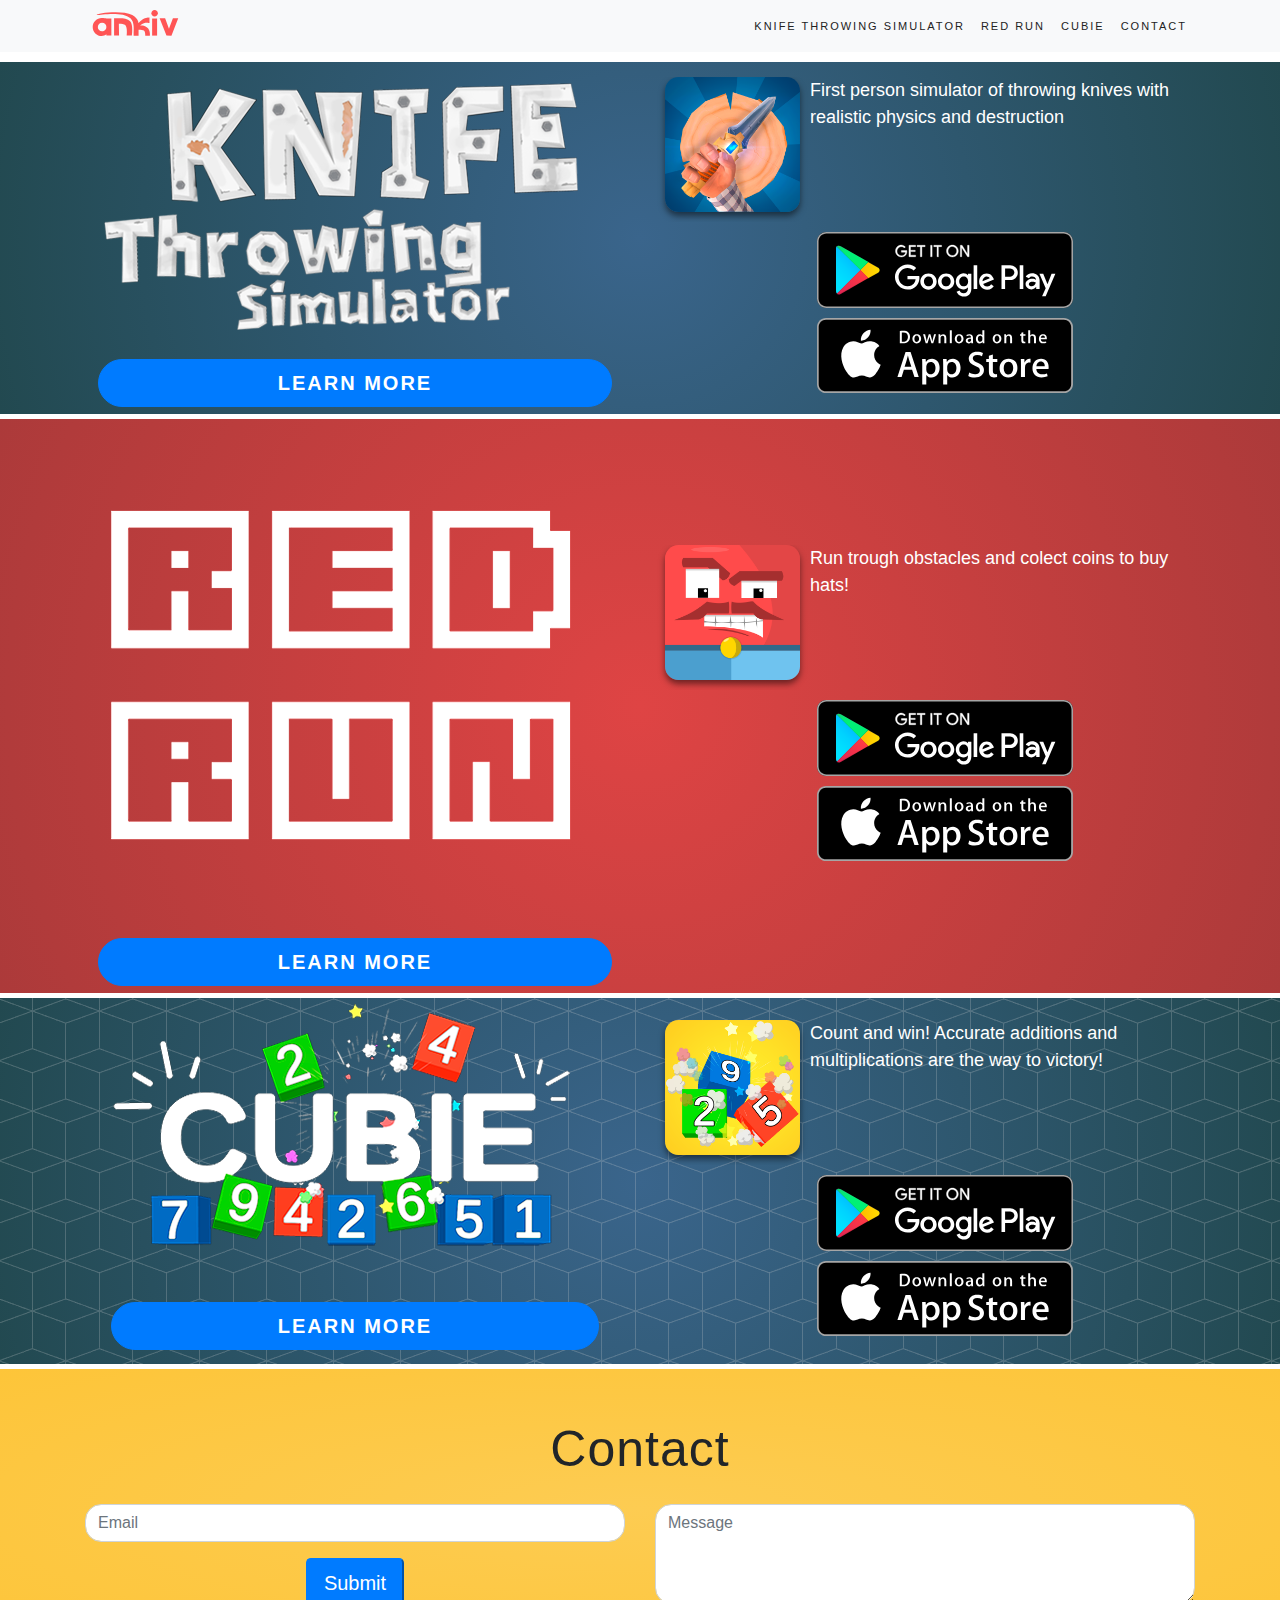
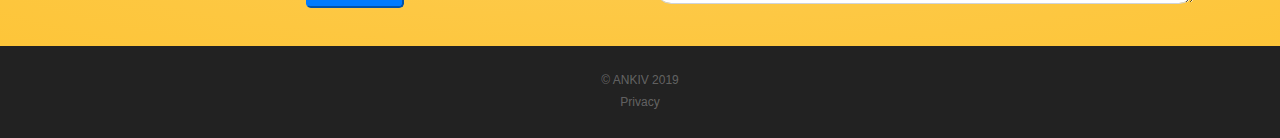
<file: index.html>
<!DOCTYPE html>
<html lang="en">

<head>

    <meta charset="utf-8">
    <meta name="viewport" content="width=device-width, initial-scale=1, shrink-to-fit=no">
    <meta name="description" content="">
    <meta name="author" content="">
    <link rel="shortcut icon" type="image/x-icon" href="favicon.ico">

    <title>Ankiv</title>

    <!-- Bootstrap core CSS -->
    <link href="libs/bootstrap/css/bootstrap.min.css" rel="stylesheet">

    <!-- Custom styles for this template -->
    <link href="css/main.css" rel="stylesheet">
    <link rel="stylesheet" href="libs/simple-line-icons/css/simple-line-icons.css">
</head>

<body id="page-top">
    <!-- Navigation -->
    <nav class="navbar navbar-expand-lg navbar-light bg-light fixed-top" id="mainNav">
        <div class="container">
            <a href="index.html">
                <img src="img/ankiv-logo.svg" width="100" alt="ankiv">
            </a>
            <button class="navbar-toggler" type="button" data-toggle="collapse" data-target="#navbarResponsive" aria-controls="navbarResponsive" aria-expanded="false" aria-label="Toggle navigation">
                <span class="navbar-toggler-icon"></span>
            </button>
            <div class="collapse navbar-collapse" id="navbarResponsive">
                <ul class="navbar-nav ml-auto">
                    <li class="nav-item">
                        <a class="nav-link js-scroll-trigger" href="#knifethrow">Knife Throwing Simulator</a>
                    </li>
                    <li class="nav-item">
                        <a class="nav-link js-scroll-trigger" href="#redrun">Red Run</a>
                    </li>
                    <li class="nav-item">
                        <a class="nav-link js-scroll-trigger" href="#cubie">Cubie</a>
                    </li>
                    <li class="nav-item">
                        <a class="nav-link js-scroll-trigger" href="#contact">Contact</a>
                    </li>
                </ul>
            </div>
        </div>
    </nav>
    <section class="games">
        <div class="game-knifethrow" id="knifethrow">
            <div class="container">
                <div class="row align-items-center">
                    <div class="col-md-6">
                        <div class="game-logo"><img src="img/kts-logo.png" alt="">
                            <p class="btn"><a href="../cubie/index.html" class="btn btn-lg btn-primary"><span>Learn more </span></a></p>
                        </div>
                    </div>
                    <div class="col-md-6">
                        <div class="game-info">
                            <div class="cube-icon"><img src="img/kts-icon.png" alt=""></div>
                            <p class="cube-description">First person simulator of throwing knives with realistic physics and destruction</p>
                        </div>
                        <ul class="game-badges">
                            <li class="list-inline game-badge">
                                <a href="https://play.google.com/store/apps/details?id=com.ankiv.knifethrow">
                                    <img src="img/google-play-badge.svg" alt="">
                                </a>
                            </li>
                            <li class="list-inline game-badge">
                                <a href="">
                                    <img src="img/app-store-badge.svg" alt="">
                                </a>
                            </li>
                        </ul>
                    </div>
                </div>
            </div>
        </div>
        <div class="game-redrun" id="redrun">
            <div class="container">
                <div class="row align-items-center">
                    <div class="col-md-6">
                        <div class="game-logo"><img src="img/redrun-logo.png" alt="">
                            <p class="btn"><a href="../cubie/index.html" class="btn btn-lg btn-primary"><span>Learn more </span></a></p>
                        </div>
                    </div>
                    <div class="col-md-6">
                        <div class="game-info">
                            <div class="cube-icon"><img src="img/redrun-icon.png" alt=""></div>
                            <p class="cube-description">Run trough obstacles and colect coins to buy hats!</p>
                        </div>
                        <ul class="game-badges">
                            <li class="list-inline game-badge">
                                <a href="https://play.google.com/store/apps/details?id=com.ankiv.redrun">
                                    <img src="img/google-play-badge.svg" alt="">
                                </a>
                            </li>
                            <li class="list-inline game-badge">
                                <a href="#">
                                    <img src="img/app-store-badge.svg" alt="">
                                </a>
                            </li>
                        </ul>
                    </div>
                </div>
            </div>
        </div>
        <div class="game-cubie" id="cubie">
            <div class="container">
                <div class="row align-items-center">
                    <div class="col-md-6">
                        <div class="game-logo"><img src="img/cubie-logo.png" alt="">
                            <div class="btn">
                                <p class="btn"><a href="../cubie/index.html" class="btn btn-lg btn-primary"><span>Learn more </span></a></p>
                            </div>
                        </div>
                    </div>
                    <div class="col-md-6">
                        <div class="game-info">
                            <div class="cube-icon"><img src="img/cubie-icon.png" alt=""></div>
                            <p class="cube-description">Count and win! Accurate additions and multiplications are the way to victory!</p>
                        </div>
                        <ul class="game-badges">
                            <li class="list-inline game-badge">
                                <a href="https://play.google.com/store/apps/details?id=com.ankiv.cubie">
                                    <img src="img/google-play-badge.svg" alt="">
                                </a>
                            </li>
                            <li class="list-inline game-badge">
                                <a href="#">
                                    <img src="img/app-store-badge.svg" alt="">
                                </a>
                            </li>
                        </ul>
                    </div>
                </div>
            </div>
        </div>
    </section>

    <section class="contact bg-primary" id="contact">
        <div class="container contact-form">
            <form method="post" action="https://formspree.io/shtran@inbox.ru">
                <h2>Contact</h2>
                <div class="row">
                    <div class="col-md-6">
                        <div class="form-group">
                            <input type="email" name="_replyto" class="form-control" placeholder="Email" value="" />
                        </div>
                        <div class="form-group">
                            <input type="submit" name="btnSubmit" class="btn-lg btn-primary" />
                        </div>
                    </div>
                    <div class="col-md-6">
                        <div class="form-group">
                            <textarea type="text" name="message" class="form-control" placeholder="Message" style="width: 100%; height: 100px;"></textarea>
                        </div>
                    </div>
                </div>
            </form>
        </div>
    </section>

    <footer>
        <div class="container">
            <p>&copy; ANKIV 2019</p>
            <ul class="list-inline">
                <li class="list-inline-item">
                    <a href="/privacy.html">Privacy</a>
                </li>

            </ul>
        </div>
    </footer>

    <!-- Bootstrap core JavaScript -->
    <script src="libs/jquery/jquery.min.js"></script>
    <script src="libs/bootstrap/js/bootstrap.bundle.min.js"></script>

    <!-- Plugin JavaScript -->
    <script src="libs/jquery-easing/jquery.easing.min.js"></script>

    <!-- Custom scripts for this template -->
    <script src="js/main.js"></script>

</body></html>
</file>
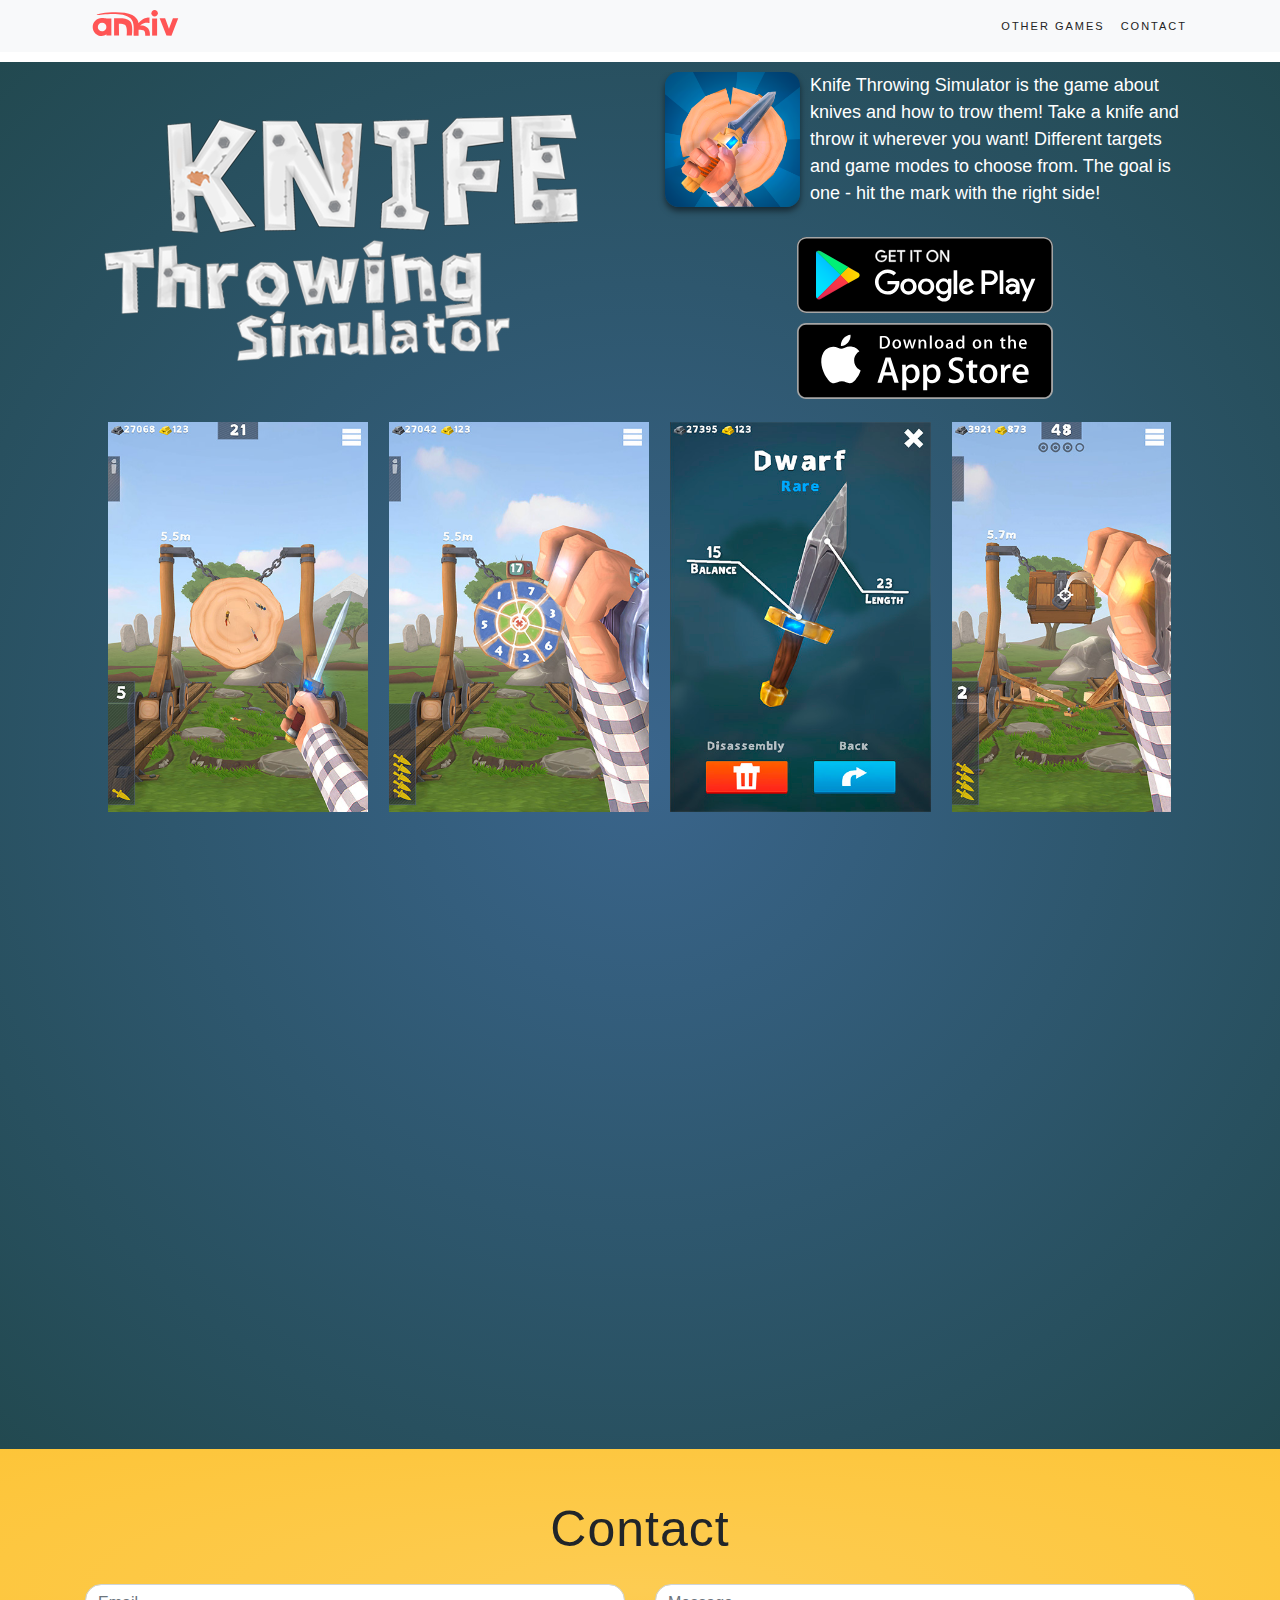
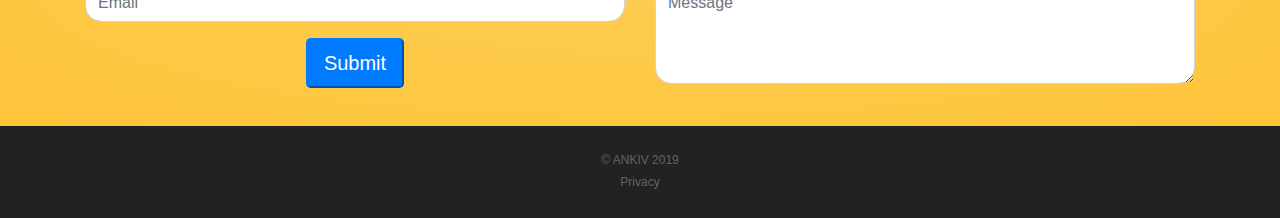
<file: knifethrow/index.html>
<!DOCTYPE html>
<html lang="en">

<head>
    <meta charset="utf-8">
    <meta name="viewport" content="width=device-width, initial-scale=1, shrink-to-fit=no">
    <meta name="description" content="">
    <meta name="author" content="">
    <link rel="shortcut icon" type="image/x-icon" href="../favicon.ico">

    <title>Knife Throwing Simulator</title>

    <!-- Bootstrap core CSS -->
    <link href="../libs/bootstrap/css/bootstrap.min.css" rel="stylesheet">

    <!-- Custom styles for this template -->
    <link href="/css/main.css" rel="stylesheet">
    <link href="../css/games.css" rel="stylesheet">
    <link rel="stylesheet" href="../libs/simple-line-icons/css/simple-line-icons.css">
</head>

<body id="page-top">
    <!-- Navigation -->
    <nav class="navbar navbar-expand-lg navbar-light bg-light fixed-top" id="mainNav">
        <div class="container">
            <a href="../index.html">
                <img src="../img/ankiv-logo.svg" width="100" alt="ankiv">
            </a>
            <button class="navbar-toggler" type="button" data-toggle="collapse" data-target="#navbarResponsive" aria-controls="navbarResponsive" aria-expanded="false" aria-label="Toggle navigation">
                <span class="navbar-toggler-icon"></span>
            </button>
            <div class="collapse navbar-collapse" id="navbarResponsive">
                <ul class="navbar-nav ml-auto">
                    <li class="nav-item">
                        <a class="nav-link js-scroll-trigger" href="../index.html">Other games</a>
                    </li>
                    <li class="nav-item">
                        <a class="nav-link js-scroll-trigger" href="#contact">Contact</a>
                    </li>
                </ul>
            </div>
        </div>
    </nav>

    <section class="game-knifethrow">
        <div class="container">
            <div class="row align-items-center">
                <div class="col-md-6">
                    <div class="game-logo"><img src="../img/kts-logo.png" alt="">

                    </div>
                </div>
                <div class="col-md-6">
                    <div class="game-info">
                        <div class="cube-icon"><img src="../img/kts-icon.png" alt=""></div>
                        <p class="cube-description">Knife Throwing Simulator is the game about knives and how to trow them! Take a knife and throw it wherever you want! Different targets and game modes to choose from. The goal is one - hit the mark with the right side!</p>
                    </div>
                    <ul class="game-badges">
                        <li class="list-inline game-badge">
                            <a href="https://play.google.com/store/apps/details?id=com.ankiv.knifethrow">
                                <img src="../img/google-play-badge.svg" alt="">
                            </a>
                        </li>
                        <li class="list-inline game-badge">
                            <a href="">
                                <img src="/img/app-store-badge.svg" alt="">
                            </a>
                        </li>
                    </ul>
                </div>
            </div>
            <div class="screenshots">
                <ul class="hs full">
                    <div class="item"><img src="../img/screenshots/1.jpg"></div>
                    <div class="item"><img src="../img/screenshots/2.jpg"></div>
                    <div class="item"><img src="../img/screenshots/3.jpg"></div>
                    <div class="item"><img src="../img/screenshots/5.jpg"></div>
                </ul>
            </div>
            <div class="embed-responsive embed-responsive-16by9">
                <iframe class="embed-responsive-item" src="https://www.youtube.com/embed/XBBNqae7MMs" wmode="Opaque"></iframe>
            </div>
        </div>
    </section>

    <section class="contact bg-primary" id="contact">
        <div class="container contact-form">
            <form method="post" action="https://formspree.io/contact@ankiv.club">
                <h2>Contact</h2>
                <div class="row">
                    <div class="col-md-6">
                        <div class="form-group">
                            <input type="email" name="_replyto" class="form-control" placeholder="Email" value="" />
                        </div>
                        <div class="form-group">
                            <input type="submit" name="btnSubmit" class="btn-lg btn-primary" />
                        </div>
                    </div>
                    <div class="col-md-6">
                        <div class="form-group">
                            <textarea type="text" name="message" class="form-control" placeholder="Message" style="width: 100%; height: 100px;"></textarea>
                        </div>
                    </div>
                </div>
            </form>
        </div>
    </section>
    <footer>
        <div class="container">
            <p>&copy; ANKIV 2019</p>
            <ul class="list-inline">
                <li class="list-inline-item">
                    <a href="../privacy.html">Privacy</a>
                </li>

            </ul>
        </div>
    </footer>

    <!-- Bootstrap core JavaScript -->
    <script src="../libs/jquery/jquery.min.js"></script>
    <script src="../libs/bootstrap/js/bootstrap.bundle.min.js"></script>

    <!-- Plugin JavaScript -->
    <script src="../libs/jquery-easing/jquery.easing.min.js"></script>

    <!-- Custom scripts for this template -->
    <script src="../js/main.js"></script>

</body>

</html>
</file>
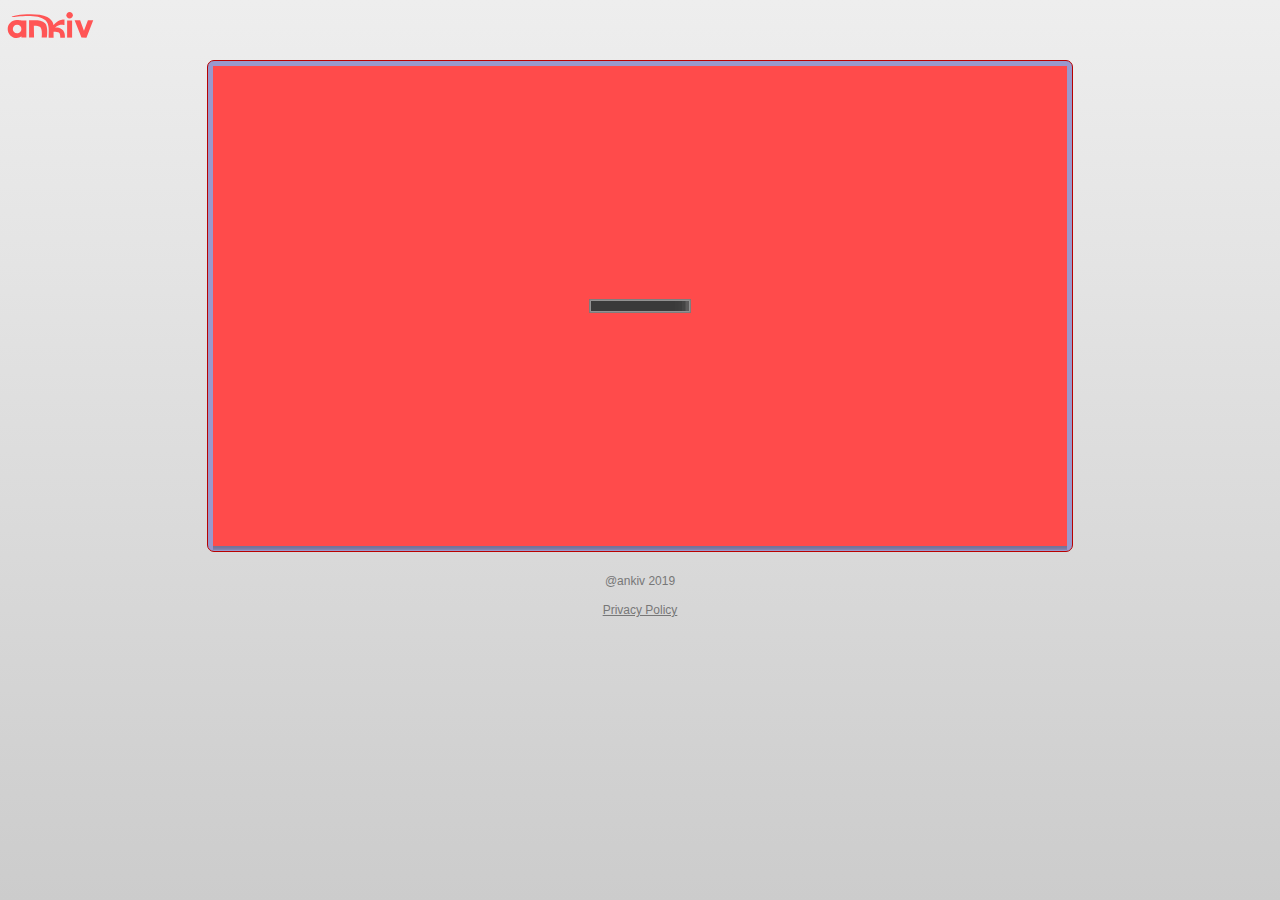
<file: Red Run/index.html>
<!DOCTYPE html>

<html lang="en">

<head>
    <meta http-equiv="Content-Type" content="text/html; charset=UTF-8" />
    <meta name="viewport" content="width=device-width, initial-scale=1" />
    <style type="text/css">
        html {
            height: 100%;
        }

        body {
            background-repeat: no-repeat;
            background-attachment: fixed;
            height: 100%;
            min-height: 100%;
            margin: 0;

            background: rgb(238, 238, 238);
            /* Old browsers */
            /* IE9 SVG, needs conditional override of 'filter' to 'none' */
            background: url([data-uri]);
            background: -moz-linear-gradient(top, rgba(238, 238, 238, 1) 0%, rgba(204, 204, 204, 1) 100%);
            /* FF3.6+ */
            background: -webkit-gradient(linear, left top, left bottom, color-stop(0%, rgba(238, 238, 238, 1)), color-stop(100%, rgba(204, 204, 204, 1)));
            /* Chrome,Safari4+ */
            background: -webkit-linear-gradient(top, rgba(238, 238, 238, 1) 0%, rgba(204, 204, 204, 1) 100%);
            /* Chrome10+,Safari5.1+ */
            background: -o-linear-gradient(top, rgba(238, 238, 238, 1) 0%, rgba(204, 204, 204, 1) 100%);
            /* Opera 11.10+ */
            background: -ms-linear-gradient(top, rgba(238, 238, 238, 1) 0%, rgba(204, 204, 204, 1) 100%);
            /* IE10+ */
            background: linear-gradient(to bottom, rgba(238, 238, 238, 1) 0%, rgba(204, 204, 204, 1) 100%);
            /* W3C */
            filter: progid:DXImageTransform.Microsoft.gradient(startColorstr='#eeeeee', endColorstr='#cccccc', GradientType=0);
            /* IE6-8 */
        }

        h1 {
            font-family: Arial, Helvetica, sans-serif;
            color: #962300;
            font-size: 25px;
        }

        a {
            font-family: Arial, Helvetica, sans-serif;
            color: #777;
            font-size: 12px;
        }

        a:hover,
        a:focus {
            color: #fcbd20;
        }

        p {
            font-family: Arial, Helvetica, sans-serif;
            color: #777;
            font-size: 12px;
        }

        #bloctxt {
            border-left-width: 5px;
            border-left-style: solid;
            border-left-color: #962300;
            padding-left: 10px;
            position: absolute;
            top: 5%;
            left: 50%;
            width: 600px;
            margin-left: -260px
        }

        #wrapper {
            padding: 10px;
            margin: 0 auto;
        }

        #border {
            background-color: #99C;
            border: 1px solid #B90000;
            -webkit-border-radius: 7px;
            -moz-border-radius: 7px;
            border-radius: 7px;
            margin: 0 auto;
            padding: 5px;
            width: 854px;
            height: 480px;
        }

        #canvas {
            width: 854px;
            height: 480px;
        }

        #MMFCanvas {
            -webkit-box-shadow: 0px 0px 4px 4px rgba(0, 0, 0, 0.25);
            box-shadow: 0px 0px 4px 4px rgba(0, 0, 0, 0.25);
        }
    </style>

    <title>Clickteam Fusion Developer 2.5 HTML5 Runtime</title>

    <script>
        // Detection of old browsers that do not support the canvas element
        // Falls back to a default page
        if (!document.createElement("canvas").getContext) {
            window.open("http://www.clickteam.com/html5-fallback", "_self");
        }
    </script>

    <!-- EXTRASOURCES -->
    <!-- Loads the Javascript code...-->
    <script src="src/Runtime.js"></script>

    <script>
        // Detects if the html file is ran locally.
        // You can remove this code for the final version
        if (window.location.protocol == "file:") {
            document.write('<div id="bloctxt">');
            document.write('<h1>The application cannot be run...</h1>');
            document.write('<p>HTML browsers do not allow you to launch data files directly from the file system.<br>');
            document.write('A drag & drop of the html file on a web-browser window will not work, on any machine.<br>');
            document.write('Please use the Build & Run option (it opens a local web server) to run your application,<br>')
            document.write('or upload your application folder to a remote web-server, and start it from there...</p>');
            document.write('</div>');
            throw new error("Cannot run application");
        }
    </script>
</head>

<!-- This is where we create the Canvas element that will contain the application...-->

<body>
    <div class="container" style="padding-top: 10px">
        <a href="../index.html">
            <img src="../img/ankiv-logo.svg" width="100" alt="ankiv">
        </a>
    </div>
    <div id="wrapper">
        <div id="border">
            <div id="canvas">
                <canvas id="MMFCanvas" width="854" height="480">
                    <p>Your browser does not support Canvas.</p>
                </canvas>
            </div>
        </div>
    </div>
    <script>
        // RUNTIMESTART
        // This is where the HTML5 runtime is actually started
        window.addEventListener("load", windowLoaded, false);

        function windowLoaded() {
            // Calls the runtime
            // First parameter : name of the canvas element
            // Second parameter : path to the cch file. Images and sounds must lay beside this file
            new Runtime("MMFCanvas", "resources/Red Run.cch");
        }
        // RUNTIMESTARTEND
    </script>
    <p align="center">@ankiv 2019</p>
    <!-- Clickteam logo, encoded within the html code.-->
    <div align="center"><a href="../privacy.html">Privacy Policy</a></div>
</body></html>
</file>
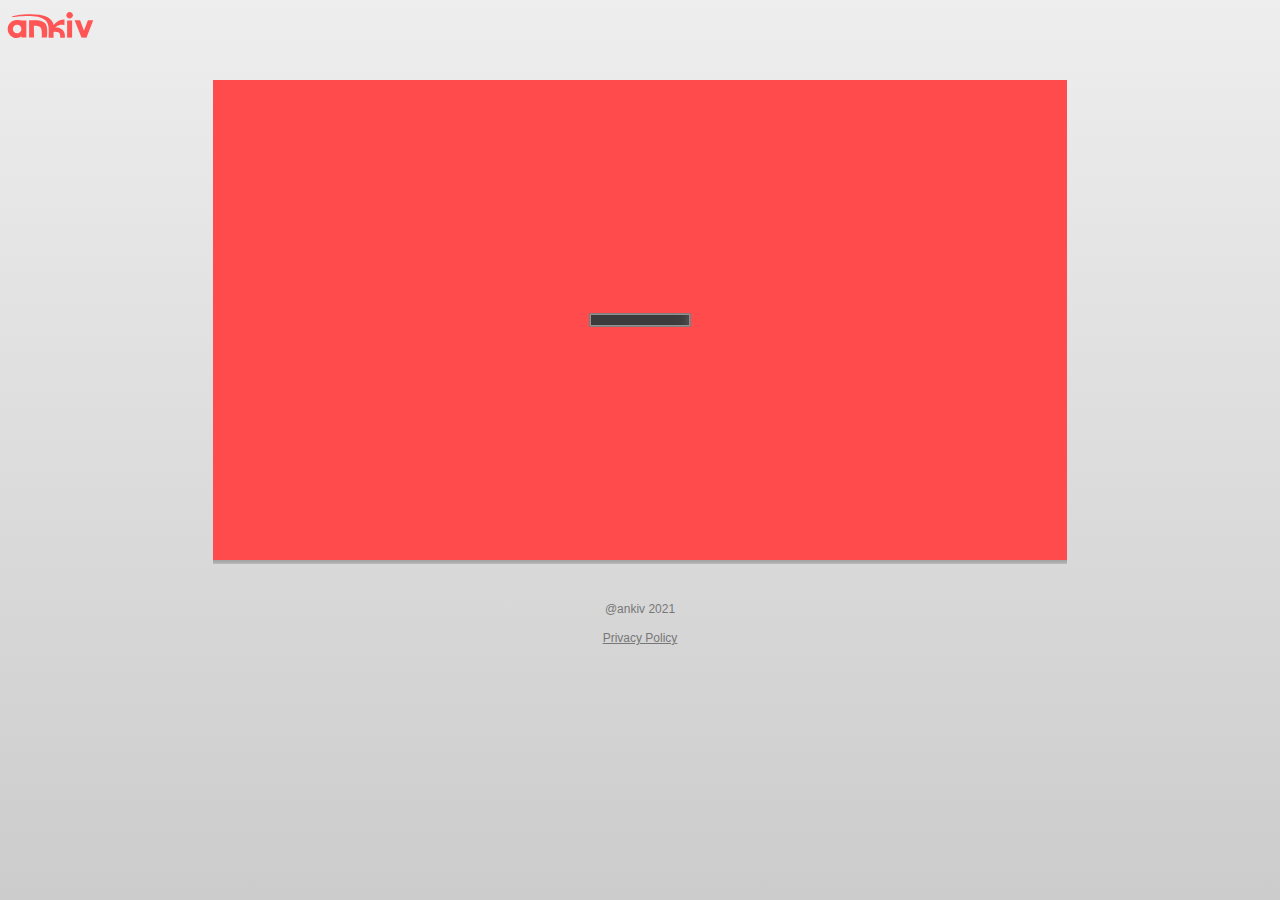
<file: redrun/index.html>
<!DOCTYPE html>

<html lang="en">

<head>
    <meta http-equiv="Content-Type" content="text/html; charset=UTF-8" />
    <meta name="viewport" content="width=device-width, initial-scale=1" />
    <style type="text/css">
        html {
            height: 100%;
        }

        body {
            background-repeat: no-repeat;
            background-attachment: fixed;
            height: 100%;
            min-height: 100%;
            margin: 0;

            background: rgb(238, 238, 238);
            /* Old browsers */
            /* IE9 SVG, needs conditional override of 'filter' to 'none' */
            background: url([data-uri]);
            background: -moz-linear-gradient(top, rgba(238, 238, 238, 1) 0%, rgba(204, 204, 204, 1) 100%);
            /* FF3.6+ */
            background: -webkit-gradient(linear, left top, left bottom, color-stop(0%, rgba(238, 238, 238, 1)), color-stop(100%, rgba(204, 204, 204, 1)));
            /* Chrome,Safari4+ */
            background: -webkit-linear-gradient(top, rgba(238, 238, 238, 1) 0%, rgba(204, 204, 204, 1) 100%);
            /* Chrome10+,Safari5.1+ */
            background: -o-linear-gradient(top, rgba(238, 238, 238, 1) 0%, rgba(204, 204, 204, 1) 100%);
            /* Opera 11.10+ */
            background: -ms-linear-gradient(top, rgba(238, 238, 238, 1) 0%, rgba(204, 204, 204, 1) 100%);
            /* IE10+ */
            background: linear-gradient(to bottom, rgba(238, 238, 238, 1) 0%, rgba(204, 204, 204, 1) 100%);
            /* W3C */
            filter: progid:DXImageTransform.Microsoft.gradient(startColorstr='#eeeeee', endColorstr='#cccccc', GradientType=0);
            /* IE6-8 */
        }

        h1 {
            font-family: Arial, Helvetica, sans-serif;
            color: #962300;
            font-size: 25px;
        }

        a {
            font-family: Arial, Helvetica, sans-serif;
            color: #777;
            font-size: 12px;
        }

        a:hover,
        a:focus {
            color: #fcbd20;
        }

        p {
            font-family: Arial, Helvetica, sans-serif;
            color: #777;
            font-size: 12px;
        }


        #wrapper {
            padding: 30px;
            margin: 0 auto;
        }

        #border {
            margin: 0 auto;
            width: 854px;
            height: 480px;
        }

        #canvas {
            width: 854px;
            height: 480px;
        }

        #MMFCanvas {
            -webkit-box-shadow: 0px 0px 4px 4px rgba(0, 0, 0, 0.25);
            box-shadow: 0px 0px 4px 4px rgba(0, 0, 0, 0.25);
        }
    </style>

    <title>Red Run</title>

    <script>
        // Detection of old browsers that do not support the canvas element
        // Falls back to a default page
        if (!document.createElement("canvas").getContext) {
            window.open("http://www.clickteam.com/html5-fallback", "_self");
        }
    </script>

    <!-- EXTRASOURCES -->
    <!-- Loads the Javascript code...-->
    <script src="src/Runtime.js"></script>
</head>

<!-- This is where we create the Canvas element that will contain the application...-->

<body>
    <div class="container" style="padding-top: 10px">
        <a href="../index.html">
            <img src="../img/ankiv-logo.svg" width="100" alt="ankiv">
        </a>
    </div>
    <div id="wrapper">
        <div id="border">
            <div id="canvas">
                <canvas id="MMFCanvas" width="854" height="480">
                    <p>Your browser does not support Canvas.</p>
                </canvas>
            </div>
        </div>
    </div>
    <script>
        // RUNTIMESTART
        // This is where the HTML5 runtime is actually started
        window.addEventListener("load", windowLoaded, false);

        function windowLoaded() {
            // Calls the runtime
            // First parameter : name of the canvas element
            // Second parameter : path to the cch file. Images and sounds must lay beside this file
            new Runtime("MMFCanvas", "resources/redrun.cch");
        }
        // RUNTIMESTARTEND
    </script>
    <p align="center">@ankiv 2021</p>
    <!-- Clickteam logo, encoded within the html code.-->
    <div align="center"><a href="../privacy.html">Privacy Policy</a></div>
</body></html>
</file>
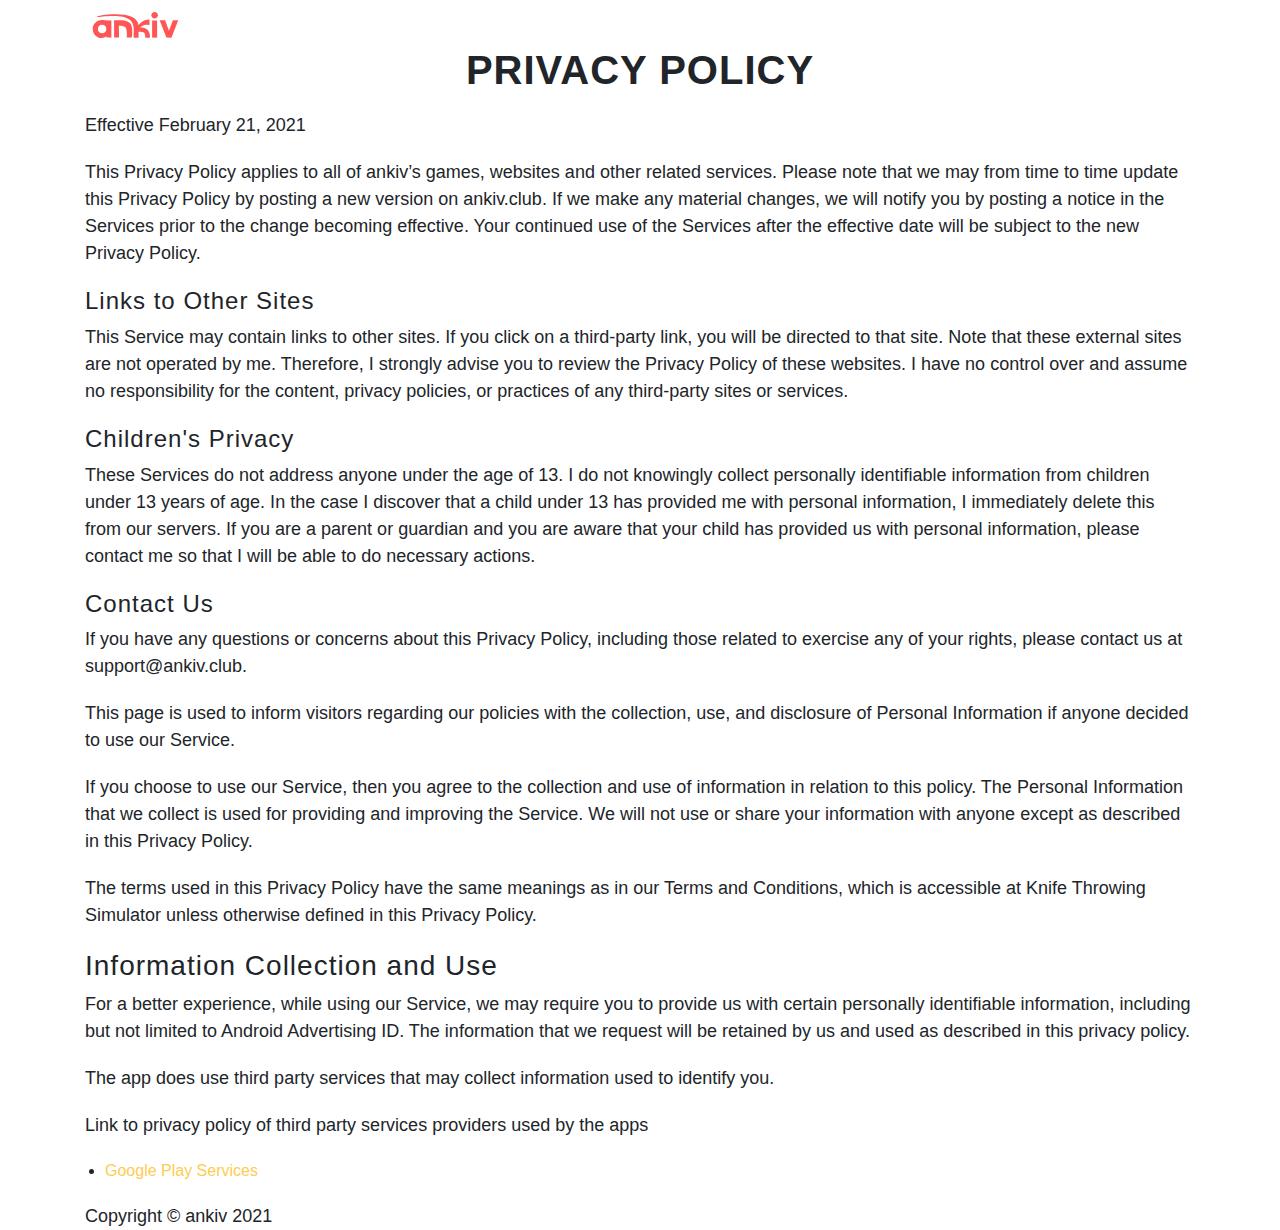
<file: privacy.html>
<!DOCTYPE html>
<html lang="en">

<head>
    <meta charset="utf-8">
    <meta name="viewport" content="width=device-width, initial-scale=1, shrink-to-fit=no">
    <meta name="description" content="">
    <meta name="author" content="">
    <link rel="shortcut icon" type="image/x-icon" href="favicon.ico">

    <title>Privacy policy</title>

    <!-- Bootstrap core CSS -->
    <link href="libs/bootstrap/css/bootstrap.min.css" rel="stylesheet">

    <!-- Custom styles for this template -->
    <link href="css/main.css" rel="stylesheet">
    <link rel="stylesheet" href="libs/simple-line-icons/css/simple-line-icons.css">
</head>

<body>
    <div class="container" style="padding-top: 10px">
        <a href="index.html">
            <img src="img/ankiv-logo.svg" width="100" alt="ankiv">
        </a>
        <title>Privacy policy</title>
        <h1 style="text-align: center;font-weight: 700;padding-bottom: 10px;">
            PRIVACY POLICY
        </h1>
        <p>Effective February 21, 2021</p>
        <p>This Privacy Policy applies to all of ankiv’s games, websites and other related services. Please note that we may from time to time update this Privacy Policy by posting a new version on ankiv.club. If we make any material changes, we will notify you by posting a notice in the Services prior to the change becoming effective. Your continued use of the Services after the effective date will be subject to the new Privacy Policy.</p>
        <h4>Links to Other Sites</h4>
        <p>This Service may contain links to other sites. If you click on a third-party link, you will be directed to that site. Note that these external sites are not operated by me. Therefore, I strongly advise you to review the Privacy Policy of these websites. I have no control over and assume no responsibility for the content, privacy policies, or practices of any third-party sites or services.</p>
        <h4>Children's Privacy</h4>
        <p>These Services do not address anyone under the age of 13. I do not knowingly collect personally identifiable information from children under 13 years of age. In the case I discover that a child under 13 has provided me with personal information, I immediately delete this from our servers. If you are a parent or guardian and you are aware that your child has provided us with personal information, please contact me so that I will be able to do necessary actions.</p>
        <h4>Contact Us</h4>
        <p>If you have any questions or concerns about this Privacy Policy, including those related to exercise any of your rights, please contact us at support@ankiv.club.</p>
        <p>This page is used to inform visitors regarding our policies with the collection, use, and disclosure of Personal Information if anyone decided to use our Service.</p>
        <p>If you choose to use our Service, then you agree to the collection and use of information in relation to this policy. The Personal Information that we collect is used for providing and improving the Service. We will not use or share your information with anyone except as described in this Privacy Policy.</p>
        <p>The terms used in this Privacy Policy have the same meanings as in our Terms and Conditions, which is accessible at Knife Throwing Simulator unless otherwise defined in this Privacy Policy.</p>
        <h3>Information Collection and Use</h3>
        <p>For a better experience, while using our Service, we may require you to provide us with certain personally identifiable information, including but not limited to Android Advertising ID. The information that we request will be retained by us and used as described in this privacy policy.</p>
        <p>The app does use third party services that may collect information used to identify you.</p>
        <p>Link to privacy policy of third party services providers used by the apps</p>
        <li style="margin: 20px"><a href="https://policies.google.com/privacy">Google Play Services</a></li>
    </div>
    <div class="footer">
        <div class="container">
            <p>Copyright &copy; ankiv 2021</p>
        </div>
    </div>
</body>
</file>
<file: css/main.css>
html,
body {
    width: 100%;
    height: 100%;
}

body {
    font-family: 'Lato', 'Helvetica', 'Arial', 'sans-serif';
}

a {
    color: #fdcc52;
    transition: all .25s;
}

a:hover,
a:focus {
    color: #fcbd20;
}

hr {
    max-width: 100px;
    margin: 25px auto 0;
    border-width: 1px;
    border-color: rgba(34, 34, 34, 0.1);
}

hr.light {
    border-color: white;
}

h1,
h2,
h3,
h4,
h5,
h6 {
    font-family: 'Lato', 'Helvetica', 'Arial', 'sans-serif';
    font-weight: 200;
    letter-spacing: 1px;
}

p {
    font-size: 18px;
    line-height: 1.5;
    margin-bottom: 20px;
}

section h2 {
    font-size: 50px;
}

#mainNav .navbar-brand {
    color: #fdcc52;
    font-family: 'Lato', 'Helvetica', 'Arial', 'sans-serif';
    font-weight: 200;
    letter-spacing: 1px;
}

#mainNav .navbar-brand:hover,
#mainNav .navbar-brand:focus {
    color: #fcbd20;
}

.game-knifethrow {
    margin-top: 62px;
    background: rgb(58, 101, 140);
    background: radial-gradient(circle, rgba(58, 101, 140, 1) 0%, rgba(34, 73, 80, 1) 100%);
}

.game-redrun {
    margin-top: 5px;
    background: rgb(223, 68, 68);
    background: radial-gradient(circle, rgba(223, 68, 68, 1) 0%, rgba(172, 58, 58, 1) 100%);
}

.game-cubie {
    margin-top: 5px;
    margin-bottom: 5px;
    background: rgb(58, 101, 140);
    background: url("../img/bg-pattern.png"), rgb(58, 101, 140);
    background: url("../img/bg-pattern.png"), radial-gradient(circle, rgba(58, 101, 140, 1) 0%, rgba(34, 73, 80, 1) 100%);
}

.game-icon img {
    max-width: 128px;
    width: 100%;
    border-radius: 10%;
    box-shadow: 0 4px 6px rgba(0, 0, 0, .5);
}

.cube-icon img{
    width: 25%;
    margin: 10px;
    margin-top: 0;
    border-radius: 10%;
    box-shadow: 0 4px 6px rgba(0, 0, 0, .5);
    float: left;
}

.cube-description {
    color: white;
}

.game-info{
    overflow: auto;
}

.game-badges li{
    display: block;
}

.game-badge img {
    width: 100%;
    padding-top: 10px;
    max-width: 256px;
    display: block;
    margin: auto;
}

.game-info{
    margin-top:10px;
}

.game-description {
    color: white;
}

.game-logo img {
    width: 100%;
    height: 50& display: block;
    max-width: 512px;
}

#mainNav .navbar-toggler {
    font-size: 12px;
    padding: 8px 10px;
    color: #222222;
}

#mainNav .navbar-nav > li > a {
    font-size: 11px;
    font-family: 'Lato', 'Helvetica', 'Arial', 'sans-serif';
    letter-spacing: 2px;
    text-transform: uppercase;
}

#mainNav .navbar-nav > li > a.active {
    color: #fdcc52 !important;
    background-color: transparent;
}

#mainNav .navbar-nav > li > a.active:hover {
    background-color: transparent;
}

#mainNav .navbar-nav > li > a,
#mainNav .navbar-nav > li > a:focus {
    color: #222222;
}

#mainNav .navbar-nav > li > a:hover,
#mainNav .navbar-nav > li > a:focus:hover {
    color: #fdcc52;
}

@media (min-width: 992px) {
    #mainNav {
        border-color: transparent;
        background-color: transparent;
    }

    #mainNav .navbar-brand {
        color: fade(white, 70%);
    }

    #mainNav .navbar-brand:hover,
    #mainNav .navbar-brand:focus {
        color: white;
    }

    #mainNav .navbar-nav > li > a,
    #mainNav .navbar-nav > li > a:focus {
        color: #222222;
    }

    #mainNav.navbar-shrink .navbar-brand {
        color: #222222;
    }

    #mainNav.navbar-shrink .navbar-brand:hover,
    #mainNav.navbar-shrink .navbar-brand:focus {
        color: #fdcc52;
    }

    #mainNav.navbar-shrink .navbar-nav > li > a,
    #mainNav.navbar-shrink .navbar-nav > li > a:focus {
        color: #222222;
    }

    #mainNav.navbar-shrink .navbar-nav > li > a:hover,
    #mainNav.navbar-shrink .navbar-nav > li > a:focus:hover {
        color: #fdcc52;
    }
}

section.contact {
    padding-top: 50px;
    padding-bottom: 100px;
    text-align: center;
    margin: auto;
}

section.contact h2 {
    margin-top: 0;
    margin-bottom: 25px;
}

.contact-form form .row{
    margin-bottom: -7%;
}
.contact-form h3{
    margin-bottom: 8%;
    margin-top: -10%;
    text-align: center;
    color: #0062cc;
}
.contact-form .btnContact {
    width: 50%;
    border: none;
    border-radius: 1rem;
    padding: 1.5%;
    background: #dc3545;
    font-weight: 600;
    color: #fff;
    cursor: pointer;
}

.contact-form .form-control{
    border-radius:1rem;
}

section.contact ul.list-social {
    margin-bottom: 0;
}

footer {
    padding: 25px 0;
    text-align: center;
    color: rgba(255, 255, 255, 0.3);
    background-color: #222222;
    margin: auto;
}

footer p {
    font-size: 12px;
    margin: 0;
}

footer ul {
    margin-bottom: 0;
}

footer ul li a {
    font-size: 12px;
    color: rgba(255, 255, 255, 0.3);
}

footer ul li a:hover,
footer ul li a:focus,
footer ul li a:active,
footer ul li a.active {
    text-decoration: none;
}

.bg-primary {
    background: #fdcc52;
    background: radial-gradient(#fdcc52, #fdc539);
}

.text-primary {
    color: #fdcc52;
}

.no-gutter > [class*='col-'] {
    padding-right: 0;
    padding-left: 0;
}

.btn {
    border-radius: 200px;
    font-weight: bold;
    font-family: 'Lato', 'Helvetica', 'Arial', 'sans-serif';
    letter-spacing: 2px;
    text-transform: uppercase;
    display: block;
    margin: 0 auto;
}

.btn-action {
    width: 70%;
    background-color: #f0534a;
    border-top: 0 none;
    border-bottom: 4px solid #ab3b33;
    border-left: 0;
    border-right: 0;
    color: white;
    box-shadow: 0 4px 6px rgba(0, 0, 0, .5);
    font-family: CeraProBold, sans-serif;
}
</file>
<file: libs/simple-line-icons/css/simple-line-icons.css>
@font-face {
  font-family: 'simple-line-icons';
  src: url('../fonts/Simple-Line-Icons.eot?v=2.4.0');
  src: url('../fonts/Simple-Line-Icons.eot?v=2.4.0#iefix') format('embedded-opentype'), url('../fonts/Simple-Line-Icons.woff2?v=2.4.0') format('woff2'), url('../fonts/Simple-Line-Icons.ttf?v=2.4.0') format('truetype'), url('../fonts/Simple-Line-Icons.woff?v=2.4.0') format('woff'), url('../fonts/Simple-Line-Icons.svg?v=2.4.0#simple-line-icons') format('svg');
  font-weight: normal;
  font-style: normal;
}
/*
 Use the following CSS code if you want to have a class per icon.
 Instead of a list of all class selectors, you can use the generic [class*="icon-"] selector, but it's slower:
*/
.icon-user,
.icon-people,
.icon-user-female,
.icon-user-follow,
.icon-user-following,
.icon-user-unfollow,
.icon-login,
.icon-logout,
.icon-emotsmile,
.icon-phone,
.icon-call-end,
.icon-call-in,
.icon-call-out,
.icon-map,
.icon-location-pin,
.icon-direction,
.icon-directions,
.icon-compass,
.icon-layers,
.icon-menu,
.icon-list,
.icon-options-vertical,
.icon-options,
.icon-arrow-down,
.icon-arrow-left,
.icon-arrow-right,
.icon-arrow-up,
.icon-arrow-up-circle,
.icon-arrow-left-circle,
.icon-arrow-right-circle,
.icon-arrow-down-circle,
.icon-check,
.icon-clock,
.icon-plus,
.icon-minus,
.icon-close,
.icon-event,
.icon-exclamation,
.icon-organization,
.icon-trophy,
.icon-screen-smartphone,
.icon-screen-desktop,
.icon-plane,
.icon-notebook,
.icon-mustache,
.icon-mouse,
.icon-magnet,
.icon-energy,
.icon-disc,
.icon-cursor,
.icon-cursor-move,
.icon-crop,
.icon-chemistry,
.icon-speedometer,
.icon-shield,
.icon-screen-tablet,
.icon-magic-wand,
.icon-hourglass,
.icon-graduation,
.icon-ghost,
.icon-game-controller,
.icon-fire,
.icon-eyeglass,
.icon-envelope-open,
.icon-envelope-letter,
.icon-bell,
.icon-badge,
.icon-anchor,
.icon-wallet,
.icon-vector,
.icon-speech,
.icon-puzzle,
.icon-printer,
.icon-present,
.icon-playlist,
.icon-pin,
.icon-picture,
.icon-handbag,
.icon-globe-alt,
.icon-globe,
.icon-folder-alt,
.icon-folder,
.icon-film,
.icon-feed,
.icon-drop,
.icon-drawer,
.icon-docs,
.icon-doc,
.icon-diamond,
.icon-cup,
.icon-calculator,
.icon-bubbles,
.icon-briefcase,
.icon-book-open,
.icon-basket-loaded,
.icon-basket,
.icon-bag,
.icon-action-undo,
.icon-action-redo,
.icon-wrench,
.icon-umbrella,
.icon-trash,
.icon-tag,
.icon-support,
.icon-frame,
.icon-size-fullscreen,
.icon-size-actual,
.icon-shuffle,
.icon-share-alt,
.icon-share,
.icon-rocket,
.icon-question,
.icon-pie-chart,
.icon-pencil,
.icon-note,
.icon-loop,
.icon-home,
.icon-grid,
.icon-graph,
.icon-microphone,
.icon-music-tone-alt,
.icon-music-tone,
.icon-earphones-alt,
.icon-earphones,
.icon-equalizer,
.icon-like,
.icon-dislike,
.icon-control-start,
.icon-control-rewind,
.icon-control-play,
.icon-control-pause,
.icon-control-forward,
.icon-control-end,
.icon-volume-1,
.icon-volume-2,
.icon-volume-off,
.icon-calendar,
.icon-bulb,
.icon-chart,
.icon-ban,
.icon-bubble,
.icon-camrecorder,
.icon-camera,
.icon-cloud-download,
.icon-cloud-upload,
.icon-envelope,
.icon-eye,
.icon-flag,
.icon-heart,
.icon-info,
.icon-key,
.icon-link,
.icon-lock,
.icon-lock-open,
.icon-magnifier,
.icon-magnifier-add,
.icon-magnifier-remove,
.icon-paper-clip,
.icon-paper-plane,
.icon-power,
.icon-refresh,
.icon-reload,
.icon-settings,
.icon-star,
.icon-symbol-female,
.icon-symbol-male,
.icon-target,
.icon-credit-card,
.icon-paypal,
.icon-social-tumblr,
.icon-social-twitter,
.icon-social-facebook,
.icon-social-instagram,
.icon-social-linkedin,
.icon-social-pinterest,
.icon-social-github,
.icon-social-google,
.icon-social-reddit,
.icon-social-skype,
.icon-social-dribbble,
.icon-social-behance,
.icon-social-foursqare,
.icon-social-soundcloud,
.icon-social-spotify,
.icon-social-stumbleupon,
.icon-social-youtube,
.icon-social-dropbox,
.icon-social-vkontakte,
.icon-social-steam {
  font-family: 'simple-line-icons';
  speak: none;
  font-style: normal;
  font-weight: normal;
  font-variant: normal;
  text-transform: none;
  line-height: 1;
  /* Better Font Rendering =========== */
  -webkit-font-smoothing: antialiased;
  -moz-osx-font-smoothing: grayscale;
}
.icon-user:before {
  content: "\e005";
}
.icon-people:before {
  content: "\e001";
}
.icon-user-female:before {
  content: "\e000";
}
.icon-user-follow:before {
  content: "\e002";
}
.icon-user-following:before {
  content: "\e003";
}
.icon-user-unfollow:before {
  content: "\e004";
}
.icon-login:before {
  content: "\e066";
}
.icon-logout:before {
  content: "\e065";
}
.icon-emotsmile:before {
  content: "\e021";
}
.icon-phone:before {
  content: "\e600";
}
.icon-call-end:before {
  content: "\e048";
}
.icon-call-in:before {
  content: "\e047";
}
.icon-call-out:before {
  content: "\e046";
}
.icon-map:before {
  content: "\e033";
}
.icon-location-pin:before {
  content: "\e096";
}
.icon-direction:before {
  content: "\e042";
}
.icon-directions:before {
  content: "\e041";
}
.icon-compass:before {
  content: "\e045";
}
.icon-layers:before {
  content: "\e034";
}
.icon-menu:before {
  content: "\e601";
}
.icon-list:before {
  content: "\e067";
}
.icon-options-vertical:before {
  content: "\e602";
}
.icon-options:before {
  content: "\e603";
}
.icon-arrow-down:before {
  content: "\e604";
}
.icon-arrow-left:before {
  content: "\e605";
}
.icon-arrow-right:before {
  content: "\e606";
}
.icon-arrow-up:before {
  content: "\e607";
}
.icon-arrow-up-circle:before {
  content: "\e078";
}
.icon-arrow-left-circle:before {
  content: "\e07a";
}
.icon-arrow-right-circle:before {
  content: "\e079";
}
.icon-arrow-down-circle:before {
  content: "\e07b";
}
.icon-check:before {
  content: "\e080";
}
.icon-clock:before {
  content: "\e081";
}
.icon-plus:before {
  content: "\e095";
}
.icon-minus:before {
  content: "\e615";
}
.icon-close:before {
  content: "\e082";
}
.icon-event:before {
  content: "\e619";
}
.icon-exclamation:before {
  content: "\e617";
}
.icon-organization:before {
  content: "\e616";
}
.icon-trophy:before {
  content: "\e006";
}
.icon-screen-smartphone:before {
  content: "\e010";
}
.icon-screen-desktop:before {
  content: "\e011";
}
.icon-plane:before {
  content: "\e012";
}
.icon-notebook:before {
  content: "\e013";
}
.icon-mustache:before {
  content: "\e014";
}
.icon-mouse:before {
  content: "\e015";
}
.icon-magnet:before {
  content: "\e016";
}
.icon-energy:before {
  content: "\e020";
}
.icon-disc:before {
  content: "\e022";
}
.icon-cursor:before {
  content: "\e06e";
}
.icon-cursor-move:before {
  content: "\e023";
}
.icon-crop:before {
  content: "\e024";
}
.icon-chemistry:before {
  content: "\e026";
}
.icon-speedometer:before {
  content: "\e007";
}
.icon-shield:before {
  content: "\e00e";
}
.icon-screen-tablet:before {
  content: "\e00f";
}
.icon-magic-wand:before {
  content: "\e017";
}
.icon-hourglass:before {
  content: "\e018";
}
.icon-graduation:before {
  content: "\e019";
}
.icon-ghost:before {
  content: "\e01a";
}
.icon-game-controller:before {
  content: "\e01b";
}
.icon-fire:before {
  content: "\e01c";
}
.icon-eyeglass:before {
  content: "\e01d";
}
.icon-envelope-open:before {
  content: "\e01e";
}
.icon-envelope-letter:before {
  content: "\e01f";
}
.icon-bell:before {
  content: "\e027";
}
.icon-badge:before {
  content: "\e028";
}
.icon-anchor:before {
  content: "\e029";
}
.icon-wallet:before {
  content: "\e02a";
}
.icon-vector:before {
  content: "\e02b";
}
.icon-speech:before {
  content: "\e02c";
}
.icon-puzzle:before {
  content: "\e02d";
}
.icon-printer:before {
  content: "\e02e";
}
.icon-present:before {
  content: "\e02f";
}
.icon-playlist:before {
  content: "\e030";
}
.icon-pin:before {
  content: "\e031";
}
.icon-picture:before {
  content: "\e032";
}
.icon-handbag:before {
  content: "\e035";
}
.icon-globe-alt:before {
  content: "\e036";
}
.icon-globe:before {
  content: "\e037";
}
.icon-folder-alt:before {
  content: "\e039";
}
.icon-folder:before {
  content: "\e089";
}
.icon-film:before {
  content: "\e03a";
}
.icon-feed:before {
  content: "\e03b";
}
.icon-drop:before {
  content: "\e03e";
}
.icon-drawer:before {
  content: "\e03f";
}
.icon-docs:before {
  content: "\e040";
}
.icon-doc:before {
  content: "\e085";
}
.icon-diamond:before {
  content: "\e043";
}
.icon-cup:before {
  content: "\e044";
}
.icon-calculator:before {
  content: "\e049";
}
.icon-bubbles:before {
  content: "\e04a";
}
.icon-briefcase:before {
  content: "\e04b";
}
.icon-book-open:before {
  content: "\e04c";
}
.icon-basket-loaded:before {
  content: "\e04d";
}
.icon-basket:before {
  content: "\e04e";
}
.icon-bag:before {
  content: "\e04f";
}
.icon-action-undo:before {
  content: "\e050";
}
.icon-action-redo:before {
  content: "\e051";
}
.icon-wrench:before {
  content: "\e052";
}
.icon-umbrella:before {
  content: "\e053";
}
.icon-trash:before {
  content: "\e054";
}
.icon-tag:before {
  content: "\e055";
}
.icon-support:before {
  content: "\e056";
}
.icon-frame:before {
  content: "\e038";
}
.icon-size-fullscreen:before {
  content: "\e057";
}
.icon-size-actual:before {
  content: "\e058";
}
.icon-shuffle:before {
  content: "\e059";
}
.icon-share-alt:before {
  content: "\e05a";
}
.icon-share:before {
  content: "\e05b";
}
.icon-rocket:before {
  content: "\e05c";
}
.icon-question:before {
  content: "\e05d";
}
.icon-pie-chart:before {
  content: "\e05e";
}
.icon-pencil:before {
  content: "\e05f";
}
.icon-note:before {
  content: "\e060";
}
.icon-loop:before {
  content: "\e064";
}
.icon-home:before {
  content: "\e069";
}
.icon-grid:before {
  content: "\e06a";
}
.icon-graph:before {
  content: "\e06b";
}
.icon-microphone:before {
  content: "\e063";
}
.icon-music-tone-alt:before {
  content: "\e061";
}
.icon-music-tone:before {
  content: "\e062";
}
.icon-earphones-alt:before {
  content: "\e03c";
}
.icon-earphones:before {
  content: "\e03d";
}
.icon-equalizer:before {
  content: "\e06c";
}
.icon-like:before {
  content: "\e068";
}
.icon-dislike:before {
  content: "\e06d";
}
.icon-control-start:before {
  content: "\e06f";
}
.icon-control-rewind:before {
  content: "\e070";
}
.icon-control-play:before {
  content: "\e071";
}
.icon-control-pause:before {
  content: "\e072";
}
.icon-control-forward:before {
  content: "\e073";
}
.icon-control-end:before {
  content: "\e074";
}
.icon-volume-1:before {
  content: "\e09f";
}
.icon-volume-2:before {
  content: "\e0a0";
}
.icon-volume-off:before {
  content: "\e0a1";
}
.icon-calendar:before {
  content: "\e075";
}
.icon-bulb:before {
  content: "\e076";
}
.icon-chart:before {
  content: "\e077";
}
.icon-ban:before {
  content: "\e07c";
}
.icon-bubble:before {
  content: "\e07d";
}
.icon-camrecorder:before {
  content: "\e07e";
}
.icon-camera:before {
  content: "\e07f";
}
.icon-cloud-download:before {
  content: "\e083";
}
.icon-cloud-upload:before {
  content: "\e084";
}
.icon-envelope:before {
  content: "\e086";
}
.icon-eye:before {
  content: "\e087";
}
.icon-flag:before {
  content: "\e088";
}
.icon-heart:before {
  content: "\e08a";
}
.icon-info:before {
  content: "\e08b";
}
.icon-key:before {
  content: "\e08c";
}
.icon-link:before {
  content: "\e08d";
}
.icon-lock:before {
  content: "\e08e";
}
.icon-lock-open:before {
  content: "\e08f";
}
.icon-magnifier:before {
  content: "\e090";
}
.icon-magnifier-add:before {
  content: "\e091";
}
.icon-magnifier-remove:before {
  content: "\e092";
}
.icon-paper-clip:before {
  content: "\e093";
}
.icon-paper-plane:before {
  content: "\e094";
}
.icon-power:before {
  content: "\e097";
}
.icon-refresh:before {
  content: "\e098";
}
.icon-reload:before {
  content: "\e099";
}
.icon-settings:before {
  content: "\e09a";
}
.icon-star:before {
  content: "\e09b";
}
.icon-symbol-female:before {
  content: "\e09c";
}
.icon-symbol-male:before {
  content: "\e09d";
}
.icon-target:before {
  content: "\e09e";
}
.icon-credit-card:before {
  content: "\e025";
}
.icon-paypal:before {
  content: "\e608";
}
.icon-social-tumblr:before {
  content: "\e00a";
}
.icon-social-twitter:before {
  content: "\e009";
}
.icon-social-facebook:before {
  content: "\e00b";
}
.icon-social-instagram:before {
  content: "\e609";
}
.icon-social-linkedin:before {
  content: "\e60a";
}
.icon-social-pinterest:before {
  content: "\e60b";
}
.icon-social-github:before {
  content: "\e60c";
}
.icon-social-google:before {
  content: "\e60d";
}
.icon-social-reddit:before {
  content: "\e60e";
}
.icon-social-skype:before {
  content: "\e60f";
}
.icon-social-dribbble:before {
  content: "\e00d";
}
.icon-social-behance:before {
  content: "\e610";
}
.icon-social-foursqare:before {
  content: "\e611";
}
.icon-social-soundcloud:before {
  content: "\e612";
}
.icon-social-spotify:before {
  content: "\e613";
}
.icon-social-stumbleupon:before {
  content: "\e614";
}
.icon-social-youtube:before {
  content: "\e008";
}
.icon-social-dropbox:before {
  content: "\e00c";
}
.icon-social-vkontakte:before {
  content: "\e618";
}
.icon-social-steam:before {
  content: "\e620";
}
</file>
<file: css/games.css>
:root {
    --gutter: 10px;
}

.screenshots {
    display: -grid;
    grid-gap: var(--gutter) 0;
    grid-template-columns: var(--gutter) 1fr var(--gutter);
    align-content: start;
}

.screenshots > * {
    grid-column: 2 / -2;
}

.screenshots > .full {
    grid-column: 1 / -1;
}

.screenshots h1 {
    text-align: center;
    color: white;
}

.hs {
    display: grid;
    grid-gap: calc(var(--gutter) / 2);
    grid-template-columns: 10px;
    grid-template-rows: minmax(150px, 1fr);
    grid-auto-flow: column;
    grid-auto-columns: auto;
    padding-bottom: calc(.75 * var(--gutter));
    margin-bottom: calc(-.25 * var(--gutter));

}

.hs:before,
.hs:after {
    content: '';
    width: 10px;
}


ul {
    list-style: none;
    padding: 0;
}

h1,
h2,
h3 {
    margin: 0;
}

.screenshots {
    display: block;
    margin: auto;
    overflow-y: hidden;
}

.screenshots img {
    height: 390px;
}

.hs > li,
.item {
    padding: calc(var(--gutter) / 2 * 1.5);
    display: flex;
    flex-direction: row;
    justify-content: center;
    align-items: center;
}
</file>
